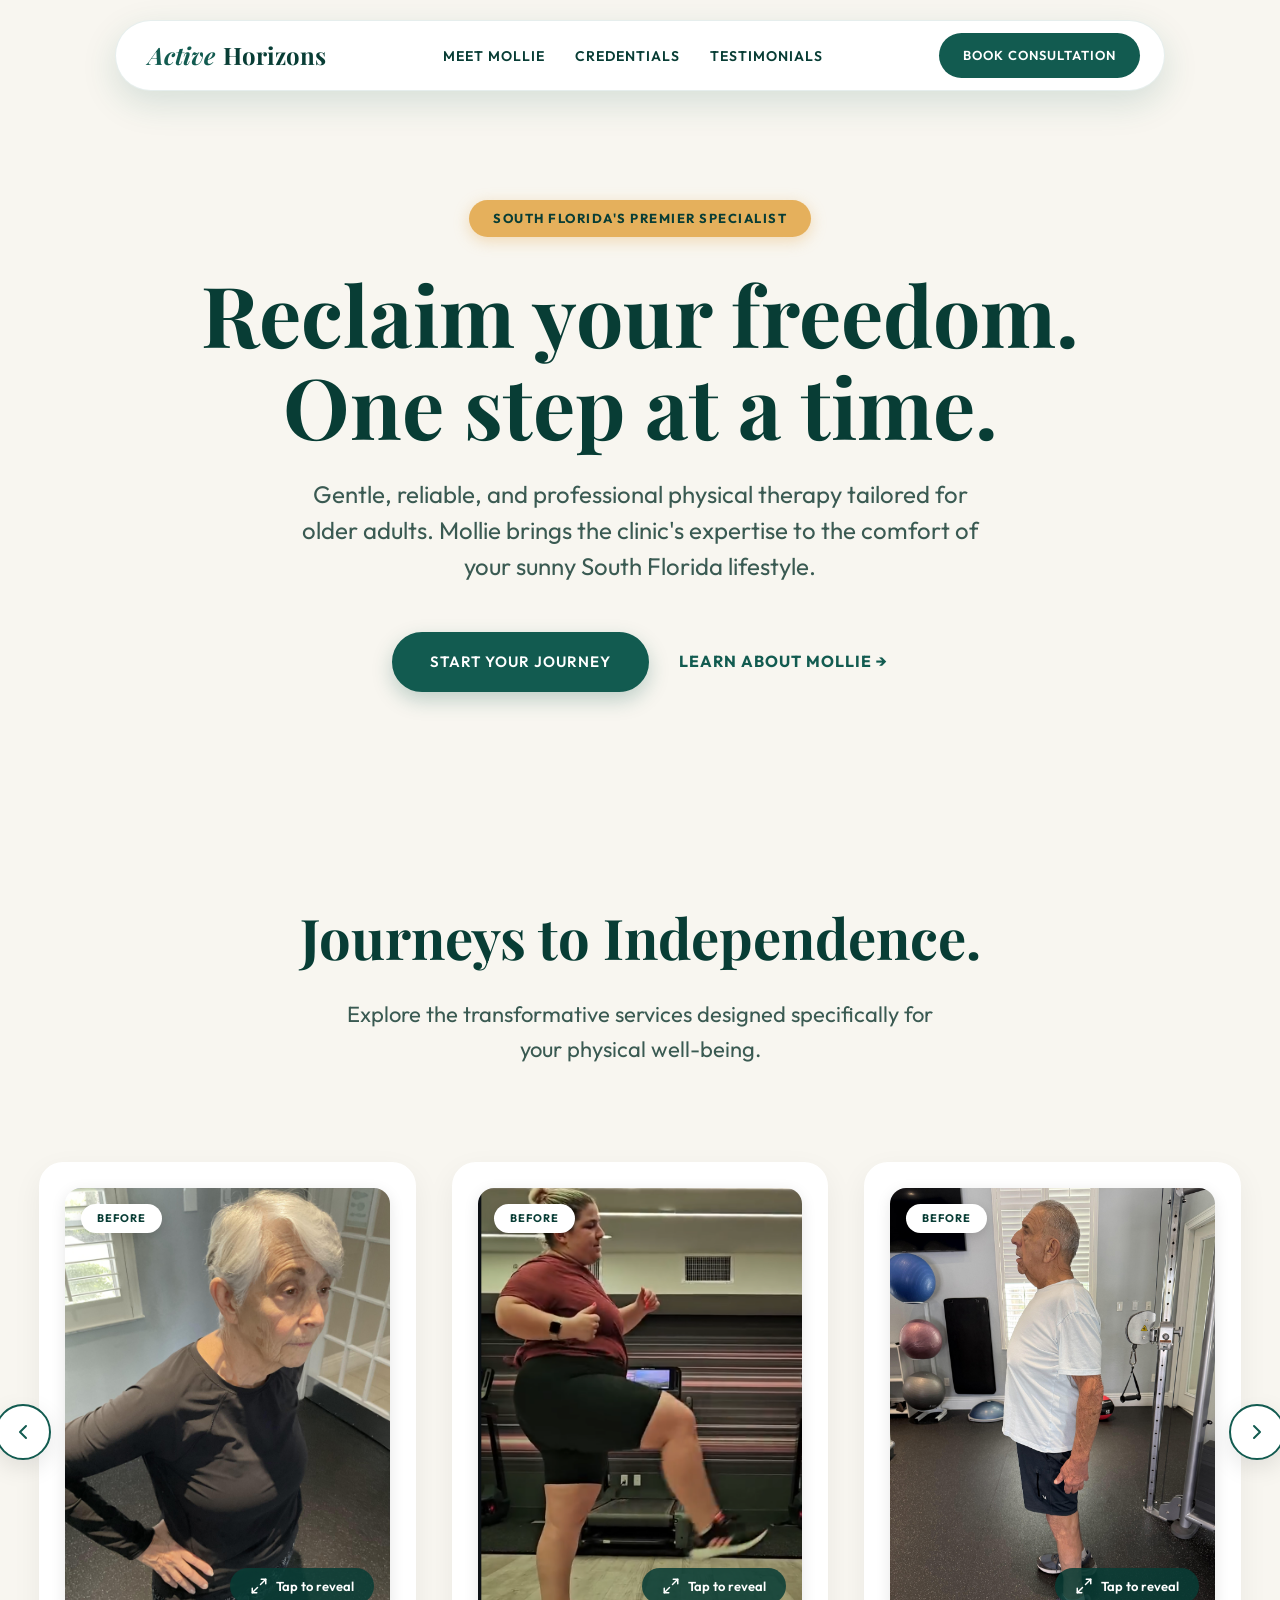
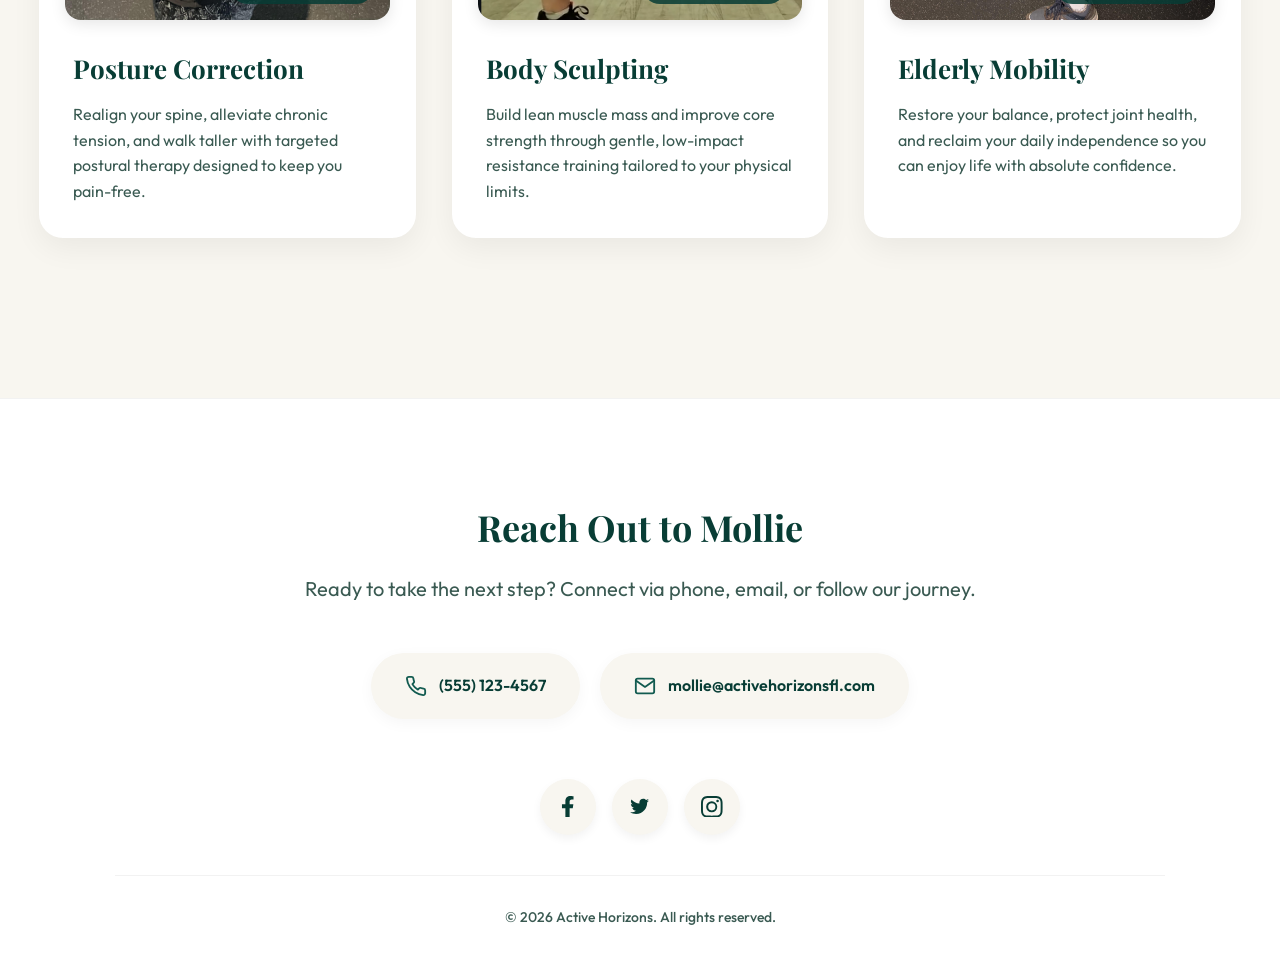
<file: index.html>
<!DOCTYPE html>
<html lang="en">
<head>
    <meta charset="UTF-8">
    <meta name="viewport" content="width=device-width, initial-scale=1.0, minimum-scale=1.0">
    <title>Active Horizons | Mobility & Rehab with Mollie</title>
    
    <!-- NEW FONTS: Playfair Display (Elegant Serif) & Outfit (Crisp Sans-Serif) -->
    <link rel="preconnect" href="https://fonts.googleapis.com">
    <link rel="preconnect" href="https://fonts.gstatic.com" crossorigin>
    <link href="https://fonts.googleapis.com/css2?family=Outfit:wght@400;500;600;700&family=Playfair+Display:ital,wght@0,600;0,700;1,600&display=swap" rel="stylesheet">
    
    <style>
        /* =========================================
           TROPICAL HIGH-CONTRAST VARIABLES
           ========================================= */
        :root {
            --bg-color: #f8f6f0;       /* Warm Sand */
            --surface-color: #ffffff;  /* Pure White */
            --deep-palm: #083d35;      /* Darkest Green for Text */
            --ocean-teal: #125b50;     /* Vibrant Brand Green */
            --ocean-hover: #0d453c;
            --sun-accent: #e5b05c;     /* Tropical Gold/Yellow for pops of color */
            
            --font-display: 'Playfair Display', serif;
            --font-body: 'Outfit', sans-serif;
        }

        /* =========================================
           RESET & BASE
           ========================================= */
        * { margin: 0; padding: 0; box-sizing: border-box; }
        body {
            background-color: var(--bg-color);
            color: var(--deep-palm);
            font-family: var(--font-body);
            font-size: 18px; line-height: 1.6; font-weight: 400;
            -webkit-font-smoothing: antialiased; -moz-osx-font-smoothing: grayscale;
            overflow-x: hidden;
            position: relative;
        }
        
        a { text-decoration: none; color: inherit; }
        a:focus-visible, button:focus-visible, .image-transition-box:focus-visible {
            outline: 3px solid var(--sun-accent); outline-offset: 4px;
        }
        .container { width: 87.5%; max-width: 1050px; margin: 0 auto; }

        /* =========================================
           HIGH-POP NAVIGATION BAR
           ========================================= */
        .nav-container {
            position: fixed; top: 20px; left: 0; width: 100%;
            display: flex; justify-content: center; z-index: 1000; padding: 0 20px;
        }
        .nav-pill {
            width: 100%; max-width: 1050px;
            background: var(--surface-color);
            /* Strong shadow to make it pop off the page */
            box-shadow: 0 12px 35px rgba(18, 91, 80, 0.15);
            border-radius: 980px;
            padding: 12px 24px 12px 32px;
            display: flex; justify-content: space-between; align-items: center;
            border: 1px solid rgba(18, 91, 80, 0.1);
        }
        
        .logo { 
            font-family: var(--font-display); font-size: 24px; font-weight: 700; 
            color: var(--deep-palm); display: flex; align-items: center; gap: 8px;
        }
        /* Making the first word pop with the sun accent color */
        .logo span { color: var(--ocean-teal); font-style: italic; }
        
        .nav-links { list-style: none; display: flex; gap: 30px; align-items: center; }
        .nav-links a { 
            font-family: var(--font-body); font-size: 14px; font-weight: 600; 
            color: var(--deep-palm); text-transform: uppercase; letter-spacing: 1px;
            position: relative; padding: 5px 0; transition: color 0.3s ease;
        }
        
        /* Gold underline hover effect for links */
        .nav-links a::after {
            content: ''; position: absolute; width: 0; height: 3px;
            bottom: -2px; left: 0; background-color: var(--sun-accent);
            transition: width 0.3s ease; border-radius: 2px;
        }
        .nav-links a:hover { color: var(--ocean-teal); }
        .nav-links a:hover::after { width: 100%; }

        /* Buttons & Mobile Menu */
        .mobile-only { display: none; }
        .mobile-toggle-checkbox { display: none; }
        .mobile-toggle-label { display: none; flex-direction: column; cursor: pointer; gap: 6px; padding: 10px 0; z-index: 1001; }
        .mobile-toggle-label span { display: block; width: 24px; height: 2px; background-color: var(--deep-palm); transition: 0.3s ease; }
        
        .btn-primary {
            display: inline-block; background-color: var(--ocean-teal); color: var(--surface-color) !important;
            border-radius: 980px; font-weight: 600; text-align: center; text-transform: uppercase; letter-spacing: 1px;
            transition: all 0.3s cubic-bezier(0.25, 0.8, 0.25, 1); border: 2px solid var(--ocean-teal);
            padding: 16px 36px; font-size: 15px; box-shadow: 0 8px 20px rgba(18, 91, 80, 0.25);
        }
        .btn-primary-small {
            display: inline-block; background-color: var(--ocean-teal); color: var(--surface-color) !important;
            border-radius: 980px; font-weight: 600; text-align: center; text-transform: uppercase; letter-spacing: 1px;
            padding: 12px 24px; font-size: 13px; transition: all 0.3s ease;
        }
        
        .btn-primary:hover, .btn-primary-small:hover { 
            background-color: var(--deep-palm); border-color: var(--deep-palm); 
            transform: translateY(-2px); box-shadow: 0 12px 25px rgba(8, 61, 53, 0.3);
        }
        
        .btn-text { color: var(--ocean-teal); font-size: 16px; font-weight: 700; text-transform: uppercase; letter-spacing: 1px; transition: color 0.3s ease; }
        .btn-text:hover { color: var(--sun-accent); }

        /* =========================================
           HERO SECTION
           ========================================= */
        .hero { padding: 200px 0 100px; text-align: center; display: flex; flex-direction: column; align-items: center; position: relative;}
        
        .pill-badge {
            display: inline-block; color: var(--deep-palm); font-size: 13px; font-weight: 700; text-transform: uppercase;
            letter-spacing: 1.5px; padding: 8px 24px; border-radius: 980px; margin-bottom: 30px; 
            background: var(--sun-accent); box-shadow: 0 4px 15px rgba(229, 176, 92, 0.4);
        }
        
        .hero h1 { font-family: var(--font-display); font-size: clamp(52px, 8vw, 84px); line-height: 1.1; font-weight: 700; margin-bottom: 24px; color: var(--deep-palm); }
        .hero-subtext { font-size: clamp(20px, 3vw, 24px); line-height: 1.5; color: #3a5a52; max-width: 700px; margin: 0 auto 48px; }
        .hero-actions { display: flex; gap: 30px; align-items: center; justify-content: center; flex-wrap: wrap; }

        /* =========================================
           SUCCESS STORIES (CAROUSEL & SERVICES)
           ========================================= */
        .success-section { padding: 100px 0; position: relative; z-index: 5;}
        .section-header { text-align: center; margin-bottom: 70px; }
        .section-header h2 { font-family: var(--font-display); font-size: clamp(40px, 6vw, 56px); font-weight: 700; margin-bottom: 16px; color: var(--deep-palm); }
        .section-subtext { font-size: 22px; color: #3a5a52; max-width: 600px; margin: 0 auto; }

        .carousel-wrapper { position: relative; display: flex; align-items: center; max-width: 1250px; margin: 0 auto; }
        .carousel-track { display: flex; gap: 36px; overflow-x: auto; scroll-snap-type: x mandatory; scroll-behavior: smooth; padding: 24px 24px 60px; scrollbar-width: none; }
        .carousel-track::-webkit-scrollbar { display: none; }

        /* Crisp, High-Contrast Service Cards */
        .success-card {
            flex: 0 0 calc(100% - 24px); scroll-snap-align: center; 
            background: var(--surface-color); border-radius: 24px; padding: 24px;
            box-shadow: 0 10px 30px rgba(0,0,0,0.06); border: 2px solid transparent;
            transition: all 0.4s cubic-bezier(0.25, 0.8, 0.25, 1);
            display: flex; flex-direction: column; gap: 24px;
        }

        .success-card:hover {
            border-color: var(--ocean-teal);
            transform: translateY(-8px);
            box-shadow: 0 20px 40px rgba(18, 91, 80, 0.15);
        }

        @media (min-width: 768px) {
            .success-card { flex: 0 0 calc(33.333% - 24px); } /* Show 3 across on large screens */
        }

        .carousel-btn {
            background: var(--surface-color); color: var(--ocean-teal);
            border: 2px solid var(--ocean-teal); border-radius: 50%; width: 56px; height: 56px; display: flex; align-items: center; justify-content: center;
            cursor: pointer; position: absolute; top: 35%; z-index: 10; box-shadow: 0 8px 24px rgba(0,0,0,0.1); transition: all 0.3s ease;
        }
        .carousel-btn:hover { background: var(--ocean-teal); color: var(--surface-color); transform: scale(1.1); }
        .prev-btn { left: -20px; } .next-btn { right: -20px; }

        /* =========================================
           IMAGE TRANSITION
           ========================================= */
        .image-transition-box { position: relative; width: 100%; aspect-ratio: 3 / 4; border-radius: 16px; overflow: hidden; cursor: pointer; box-shadow: 0 4px 15px rgba(0,0,0,0.1);}
        .image-transition-box img { position: absolute; top: 0; left: 0; width: 100%; height: 100%; object-fit: cover; transition: opacity 0.6s cubic-bezier(0.25, 1, 0.5, 1), transform 0.6s cubic-bezier(0.25, 1, 0.5, 1); }
        .img-before { z-index: 1; opacity: 1; transform: scale(1); }
        .img-after { z-index: 2; opacity: 0; transform: scale(1.05); }
        .image-transition-box.show-after .img-after { opacity: 1; transform: scale(1); }
        .image-transition-box.show-after .img-before { opacity: 0; transform: scale(0.95); }

        .status-badge {
            position: absolute; top: 16px; left: 16px; padding: 6px 16px; border-radius: 980px; font-weight: 700; font-size: 11px; text-transform: uppercase;
            letter-spacing: 1px; transition: opacity 0.4s ease;
        }
        .badge-before { background: var(--surface-color); color: var(--deep-palm); z-index: 3; box-shadow: 0 4px 12px rgba(0,0,0,0.15); }
        .badge-after { background: var(--ocean-teal); color: var(--surface-color); z-index: 4; opacity: 0; box-shadow: 0 4px 12px rgba(18,91,80,0.3); }

        .interaction-hint {
            position: absolute; bottom: 16px; right: 16px; background: rgba(8, 61, 53, 0.85); color: #fff; padding: 8px 20px; border-radius: 980px;
            font-size: 13px; font-weight: 600; display: flex; align-items: center; gap: 8px; z-index: 5;
        }
        .image-transition-box.show-after .badge-before { opacity: 0; }
        .image-transition-box.show-after .badge-after { opacity: 1; }

        /* Typography for Service Blocks */
        .service-info { padding: 4px 8px 8px; text-align: left; }
        .service-title { font-family: var(--font-display); font-size: 26px; font-weight: 700; color: var(--deep-palm); margin-bottom: 12px; }
        .service-desc { font-size: 16px; line-height: 1.6; color: #3a5a52; font-weight: 400; }

        /* =========================================
           FOOTER
           ========================================= */
        .site-footer { background-color: var(--surface-color); border-top: 1px solid rgba(0,0,0,0.05); padding: 100px 20px 40px; text-align: center; }
        .footer-heading { font-family: var(--font-display); font-size: 36px; font-weight: 700; margin-bottom: 16px; color: var(--deep-palm);}
        .footer-subtext { font-size: 20px; color: #3a5a52; margin-bottom: 48px; }
        .contact-pills-wrapper { display: flex; flex-wrap: wrap; justify-content: center; gap: 20px; margin-bottom: 60px; }
        .contact-pill {
            display: flex; align-items: center; gap: 12px; background: var(--bg-color); color: var(--deep-palm);
            font-weight: 600; font-size: 16px; padding: 18px 32px; border-radius: 980px; box-shadow: 0 4px 15px rgba(0,0,0,0.04);
            border: 2px solid transparent; transition: all 0.3s cubic-bezier(0.25, 0.8, 0.25, 1);
        }
        .contact-icon { color: var(--ocean-teal); transition: color 0.3s ease; }
        .contact-pill:hover { border-color: var(--ocean-teal); color: var(--ocean-teal); transform: translateY(-4px); box-shadow: 0 12px 25px rgba(18, 91, 80, 0.15);}

        .wrapper { display: inline-flex; list-style: none; gap: 16px; margin-bottom: 40px; }
        .wrapper .icon {
            background: var(--bg-color); border-radius: 50%; width: 56px; height: 56px; display: flex; justify-content: center; align-items: center;
            border: 2px solid transparent; box-shadow: 0 4px 10px rgba(0,0,0,0.05); cursor: pointer; transition: all 0.3s ease; color: var(--deep-palm);
        }
        .wrapper .icon:hover { border-color: transparent; color: #fff; transform: translateY(-6px); box-shadow: 0 12px 20px rgba(0,0,0,0.15); }
        .wrapper .facebook:hover { background: #1877f2; }
        .wrapper .twitter:hover { background: #1da1f2; }
        .wrapper .instagram:hover { background: #e4405f; }
        .footer-bottom { border-top: 1px solid rgba(0,0,0,0.05); padding-top: 30px; font-size: 14px; color: #3a5a52; font-weight: 500;}

        /* Animations & Mobile */
        @keyframes fadeInUp { from { opacity: 0; transform: translateY(24px); } to { opacity: 1; transform: translateY(0); } }
        .animate-fade-in { animation: fadeInUp 1s cubic-bezier(0.25, 1, 0.5, 1) forwards; }
        .animate-slide-up { opacity: 0; animation: fadeInUp 1s cubic-bezier(0.25, 1, 0.5, 1) forwards; }
        .delay-1 { animation-delay: 0.1s; } .delay-2 { animation-delay: 0.2s; } .delay-3 { animation-delay: 0.3s; } .delay-4 { animation-delay: 0.4s; }

        @media (max-width: 850px) {
            .mobile-toggle-label { display: flex; }
            .desktop-only { display: none; }
            .mobile-only { display: block; margin-top: 20px; }
            .nav-pill { padding: 12px 20px; border-radius: 20px;} /* Less pill-like on mobile to fit menu */
            .nav-links {
                position: absolute; top: 75px; left: 0; width: 100%;
                background: var(--surface-color); border: 1px solid rgba(18,91,80,0.1); border-radius: 20px;
                flex-direction: column; gap: 10px; padding: 24px; box-shadow: 0 15px 40px rgba(0,0,0,0.15);
                opacity: 0; visibility: hidden; transform: translateY(-10px); transition: all 0.3s ease;
            }
            .nav-links a { display: block; width: 100%; text-align: center; padding: 15px; font-size: 16px;}
            .nav-links a::after { display: none; } /* Hide underline on mobile */
            .nav-links a:hover { background-color: var(--bg-color); border-radius: 8px;}
            .mobile-toggle-checkbox:checked ~ .nav-links { opacity: 1; visibility: visible; transform: translateY(0); }
            .mobile-toggle-checkbox:checked ~ .mobile-toggle-label span:nth-child(1) { transform: translateY(8px) rotate(45deg); }
            .mobile-toggle-checkbox:checked ~ .mobile-toggle-label span:nth-child(2) { opacity: 0; }
            .mobile-toggle-checkbox:checked ~ .mobile-toggle-label span:nth-child(3) { transform: translateY(-8px) rotate(-45deg); }
        }
        @media (max-width: 768px) {
            .hero { padding: 160px 20px 80px; }
            .contact-pills-wrapper { flex-direction: column; align-items: stretch; }
            .contact-pill { justify-content: center; }
            .carousel-btn { display: none; }
        }
    </style>
</head>
<body>

    <header class="nav-container animate-fade-in">
        <nav class="nav-pill">
            <a href="index.html" class="logo">
                <span>Active</span>Horizons
            </a>

            <input type="checkbox" id="mobile-toggle" class="mobile-toggle-checkbox" aria-label="Toggle Navigation">
            <label for="mobile-toggle" class="mobile-toggle-label">
                <span></span><span></span><span></span>
            </label>

            <ul class="nav-links">
                <li><a href="#about">Meet Mollie</a></li>
                <li><a href="credibility.html">Credentials</a></li>
                <li><a href="testimonials.html">Testimonials</a></li>
                <li class="mobile-only"><a href="#contact" class="btn-primary">Book Consultation</a></li>
            </ul>

            <div class="nav-cta desktop-only">
                <a href="#contact" class="btn-primary-small">Book Consultation</a>
            </div>
        </nav>
    </header>

    <main>
        <section class="hero">
            <div class="container hero-content">
                <span class="pill-badge animate-slide-up delay-1">South Florida's Premier Specialist</span>
                
                <h1 class="animate-slide-up delay-2">
                    Reclaim your freedom.<br>
                    One step at a time.
                </h1>
                
                <p class="hero-subtext animate-slide-up delay-3">
                    Gentle, reliable, and professional physical therapy tailored for older adults. Mollie brings the clinic's expertise to the comfort of your sunny South Florida lifestyle.
                </p>
                
                <div class="hero-actions animate-slide-up delay-4">
                    <a href="#contact" class="btn-primary">Start Your Journey</a>
                    <a href="#about" class="btn-text">Learn about Mollie &rarr;</a>
                </div>
            </div>
        </section>

        <section id="success" class="success-section">
            <div class="container">
                <div class="section-header">
                    <h2 class="animate-slide-up delay-1">Journeys to Independence.</h2>
                    <p class="section-subtext animate-slide-up delay-2">
                        Explore the transformative services designed specifically for your physical well-being.
                    </p>
                </div>
            </div>

            <div class="carousel-wrapper animate-slide-up delay-3">
                <button class="carousel-btn prev-btn" aria-label="Previous Story">
                    <svg width="24" height="24" viewBox="0 0 24 24" fill="none" stroke="currentColor" stroke-width="2" stroke-linecap="round" stroke-linejoin="round"><polyline points="15 18 9 12 15 6"></polyline></svg>
                </button>

                <div class="carousel-track">
                    
                    <!-- Service Card 1: Posture Correction -->
                    <div class="success-card">
                        <div class="image-transition-box" tabindex="0" aria-label="Interactive before and after photos">
                            <!-- Utilizing your exact image directories -->
                            <img src="images/posture_correction/judy_3.jpg" alt="Client before therapy" class="img-before">
                            <img src="images/posture_correction/judyn_2.jpg" alt="Client after therapy" class="img-after">
                            <div class="status-badge badge-before">Before</div>
                            <div class="status-badge badge-after">After Progress</div>
                            <div class="interaction-hint">
                                <svg width="18" height="18" viewBox="0 0 24 24" fill="none" stroke="currentColor" stroke-width="2" stroke-linecap="round" stroke-linejoin="round"><path d="M15 3h6v6"></path><path d="M9 21H3v-6"></path><path d="M21 3l-7 7"></path><path d="M3 21l7-7"></path></svg>
                                <span class="hint-text">Tap to reveal</span>
                            </div>
                        </div>
                        <div class="service-info">
                            <h3 class="service-title">Posture Correction</h3>
                            <p class="service-desc">Realign your spine, alleviate chronic tension, and walk taller with targeted postural therapy designed to keep you pain-free.</p>
                        </div>
                    </div>

                    <!-- Service Card 2: Body Sculpting -->
                    <div class="success-card">
                        <div class="image-transition-box" tabindex="0" aria-label="Interactive before and after photos">
                            <!-- Utilizing your exact image directories -->
                            <img src="images/body sculpting/jess.png" alt="Client before therapy" class="img-before">
                            <img src="images/body sculpting/jess_n.png" alt="Client after therapy" class="img-after">
                            <div class="status-badge badge-before">Before</div>
                            <div class="status-badge badge-after">After Progress</div>
                            <div class="interaction-hint">
                                <svg width="18" height="18" viewBox="0 0 24 24" fill="none" stroke="currentColor" stroke-width="2" stroke-linecap="round" stroke-linejoin="round"><path d="M15 3h6v6"></path><path d="M9 21H3v-6"></path><path d="M21 3l-7 7"></path><path d="M3 21l7-7"></path></svg>
                                <span class="hint-text">Tap to reveal</span>
                            </div>
                        </div>
                        <div class="service-info">
                            <h3 class="service-title">Body Sculpting</h3>
                            <p class="service-desc">Build lean muscle mass and improve core strength through gentle, low-impact resistance training tailored to your physical limits.</p>
                        </div>
                    </div>

                    <!-- Service Card 3: Elderly Mobility -->
                    <div class="success-card">
                        <div class="image-transition-box" tabindex="0" aria-label="Interactive before and after photos">
                            <img src="images/elder_mobility/robert.jpg" alt="Client before therapy" class="img-before">
                            <img src="images/elder_mobility/robertn_2.jpg" alt="Client after therapy" class="img-after">
                            <div class="status-badge badge-before">Before</div>
                            <div class="status-badge badge-after">After Progress</div>
                            <div class="interaction-hint">
                                <svg width="18" height="18" viewBox="0 0 24 24" fill="none" stroke="currentColor" stroke-width="2" stroke-linecap="round" stroke-linejoin="round"><path d="M15 3h6v6"></path><path d="M9 21H3v-6"></path><path d="M21 3l-7 7"></path><path d="M3 21l7-7"></path></svg>
                                <span class="hint-text">Tap to reveal</span>
                            </div>
                        </div>
                        <div class="service-info">
                            <h3 class="service-title">Elderly Mobility</h3>
                            <p class="service-desc">Restore your balance, protect joint health, and reclaim your daily independence so you can enjoy life with absolute confidence.</p>
                        </div>
                    </div>
                    
                </div>

                <button class="carousel-btn next-btn" aria-label="Next Story">
                    <svg width="24" height="24" viewBox="0 0 24 24" fill="none" stroke="currentColor" stroke-width="2" stroke-linecap="round" stroke-linejoin="round"><polyline points="9 18 15 12 9 6"></polyline></svg>
                </button>
            </div>
        </section>
    </main>

    <footer class="site-footer">
        <div class="container">
            <h2 class="footer-heading">Reach Out to Mollie</h2>
            <p class="footer-subtext">Ready to take the next step? Connect via phone, email, or follow our journey.</p>
            
            <div class="contact-pills-wrapper">
                <a href="tel:+15551234567" class="contact-pill" aria-label="Call Mollie">
                    <svg width="22" height="22" viewBox="0 0 24 24" fill="none" stroke="currentColor" stroke-width="2" stroke-linecap="round" stroke-linejoin="round" class="contact-icon">
                      <path d="M22 16.92v3a2 2 0 0 1-2.18 2 19.79 19.79 0 0 1-8.63-3.07 19.5 19.5 0 0 1-6-6 19.79 19.79 0 0 1-3.07-8.67A2 2 0 0 1 4.11 2h3a2 2 0 0 1 2 1.72 12.84 12.84 0 0 0 .7 2.81 2 2 0 0 1-.45 2.11L8.09 9.91a16 16 0 0 0 6 6l1.27-1.27a2 2 0 0 1 2.11-.45 12.84 12.84 0 0 0 2.81.7A2 2 0 0 1 22 16.92z"></path>
                    </svg>
                    <span>(555) 123-4567</span>
                </a>

                <a href="mailto:mollie@activehorizonsfl.com" class="contact-pill" aria-label="Email Mollie">
                    <svg width="22" height="22" viewBox="0 0 24 24" fill="none" stroke="currentColor" stroke-width="2" stroke-linecap="round" stroke-linejoin="round" class="contact-icon">
                        <path d="M4 4h16c1.1 0 2 .9 2 2v12c0 1.1-.9 2-2 2H4c-1.1 0-2-.9-2-2V6c0-1.1.9-2 2-2z"></path>
                        <polyline points="22,6 12,13 2,6"></polyline>
                    </svg>
                    <span>mollie@activehorizonsfl.com</span>
                </a>
            </div>

            <ul class="wrapper">
                <li class="icon facebook">
                    <svg viewBox="0 0 320 512" height="1.2em" fill="currentColor" xmlns="http://www.w3.org/2000/svg">
                        <path d="M279.14 288l14.22-92.66h-88.91v-60.13c0-25.35 12.42-50.06 52.24-50.06h40.42V6.26S260.43 0 225.36 0c-73.22 0-121.08 44.38-121.08 124.72v70.62H22.89V288h81.39v224h100.17V288z"></path>
                    </svg>
                </li>
                <li class="icon twitter">
                    <svg height="1.4em" fill="currentColor" viewBox="0 0 48 48" xmlns="http://www.w3.org/2000/svg">
                        <path d="M42,12.429c-1.323,0.586-2.746,0.977-4.247,1.162c1.526-0.906,2.7-2.351,3.251-4.058c-1.428,0.837-3.01,1.452-4.693,1.776C34.967,9.884,33.05,9,30.926,9c-4.08,0-7.387,3.278-7.387,7.32c0,0.572,0.067,1.129,0.193,1.67c-6.138-0.308-11.582-3.226-15.224-7.654c-0.64,1.082-1,2.349-1,3.686c0,2.541,1.301,4.778,3.285,6.096c-1.211-0.037-2.351-0.374-3.349-0.914c0,0.022,0,0.055,0,0.086c0,3.551,2.547,6.508,5.923,7.181c-0.617,0.169-1.269,0.263-1.941,0.263c-0.477,0-0.942-0.054-1.392-0.135c0.94,2.902,3.667,5.023,6.898,5.086c-2.528,1.96-5.712,3.134-9.174,3.134c-0.598,0-1.183-0.034-1.761-0.104C9.268,36.786,13.152,38,17.321,38c13.585,0,21.017-11.156,21.017-20.834c0-0.317-0.01-0.633-0.025-0.945C39.763,15.197,41.013,13.905,42,12.429"></path>
                    </svg>
                </li>
                <li class="icon instagram">
                    <svg xmlns="http://www.w3.org/2000/svg" height="1.2em" fill="currentColor" viewBox="0 0 16 16">
                        <path d="M8 0C5.829 0 5.556.01 4.703.048 3.85.088 3.269.222 2.76.42a3.917 3.917 0 0 0-1.417.923A3.927 3.927 0 0 0 .42 2.76C.222 3.268.087 3.85.048 4.7.01 5.555 0 5.827 0 8.001c0 2.172.01 2.444.048 3.297.04.852.174 1.433.372 1.942.205.526.478.972.923 1.417.444.445.89.719 1.416.923.51.198 1.09.333 1.942.372C5.555 15.99 5.827 16 8 16s2.444-.01 3.298-.048c.851-.04 1.434-.174 1.943-.372a3.916 3.916 0 0 0 1.416-.923c.445-.445.718-.891.923-1.417.197-.509.332-1.09.372-1.942C15.99 10.445 16 10.173 16 8s-.01-2.445-.048-3.299c-.04-.851-.175-1.433-.372-1.941a3.926 3.926 0 0 0-.923-1.417A3.911 3.911 0 0 0 13.24.42c-.51-.198-1.092-.333-1.943-.372C10.443.01 10.172 0 7.998 0h.003zm-.717 1.442h.718c2.136 0 2.389.007 3.232.046.78.035 1.204.166 1.486.275.373.145.64.319.92.599.28.28.453.546.598.92.11.281.24.705.275 1.485.039.843.047 1.096.047 3.231s-.008 2.389-.047 3.232c-.035.78-.166 1.203-.275 1.485a2.47 2.47 0 0 1-.599.919c-.28.28-.546.453-.92.598-.28.11-.704.24-1.485.276-.843.038-1.096.047-3.232.047s-2.39-.009-3.233-.047c-.78-.036-1.203-.166-1.485-.276a2.478 2.478 0 0 1-.92-.598 2.48 2.48 0 0 1-.6-.92c-.109-.281-.24-.705-.275-1.485-.038-.843-.046-1.096-.046-3.233 0-2.136.008-2.388.046-3.231.036-.78.166-1.204.276-1.486.145-.373.319-.64.599-.92.28-.28.546-.453.92-.598.282-.11.705-.24 1.485-.276.738-.034 1.024-.044 2.515-.045v.002zm4.988 1.328a.96.96 0 1 0 0 1.92.96.96 0 0 0 0-1.92zm-4.27 1.122a4.109 4.109 0 1 0 0 8.217 4.109 4.109 0 0 0 0-8.217zm0 1.441a2.667 2.667 0 1 1 0 5.334 2.667 2.667 0 0 1 0-5.334z"></path>
                    </svg>
                </li>
            </ul>

            <div class="footer-bottom">
                <p>&copy; 2026 Active Horizons. All rights reserved.</p>
            </div>
        </div>
    </footer>

    <script>
        document.addEventListener("DOMContentLoaded", () => {
            // Image Toggle Logic
            const transitionBoxes = document.querySelectorAll(".image-transition-box");
            transitionBoxes.forEach(box => {
                box.addEventListener("click", function() {
                    this.classList.toggle("show-after");
                    const hintText = this.querySelector(".hint-text");
                    hintText.textContent = this.classList.contains("show-after") ? "Tap to see Before" : "Tap to see After";
                });
            });

            // Horizontal Carousel Logic
            const track = document.querySelector('.carousel-track');
            const prevBtn = document.querySelector('.prev-btn');
            const nextBtn = document.querySelector('.next-btn');

            if(track && prevBtn && nextBtn) {
                prevBtn.addEventListener('click', () => {
                    const cardWidth = track.querySelector('.success-card').offsetWidth;
                    track.scrollBy({ left: -(cardWidth + 36), behavior: 'smooth' }); 
                });
                nextBtn.addEventListener('click', () => {
                    const cardWidth = track.querySelector('.success-card').offsetWidth;
                    track.scrollBy({ left: (cardWidth + 36), behavior: 'smooth' });
                });
            }
        });
    </script>
</body>
</html>
</file>
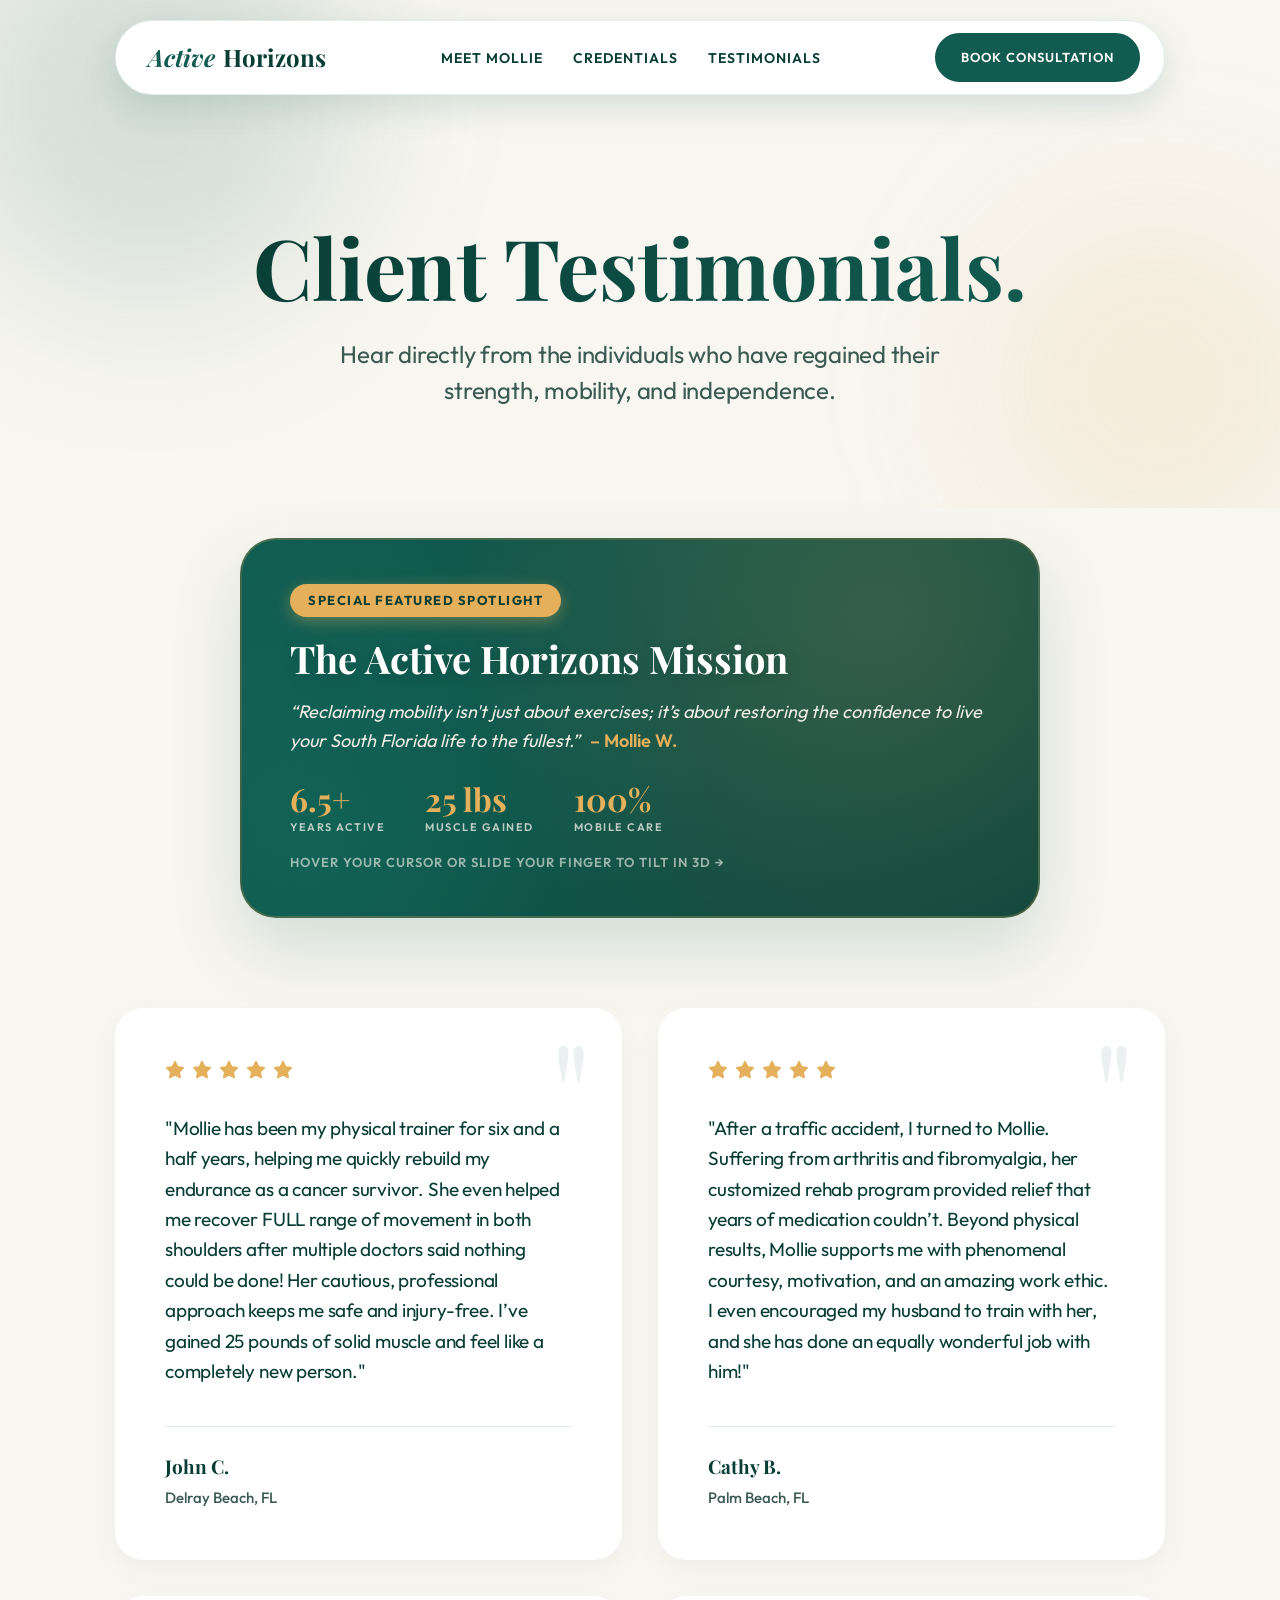
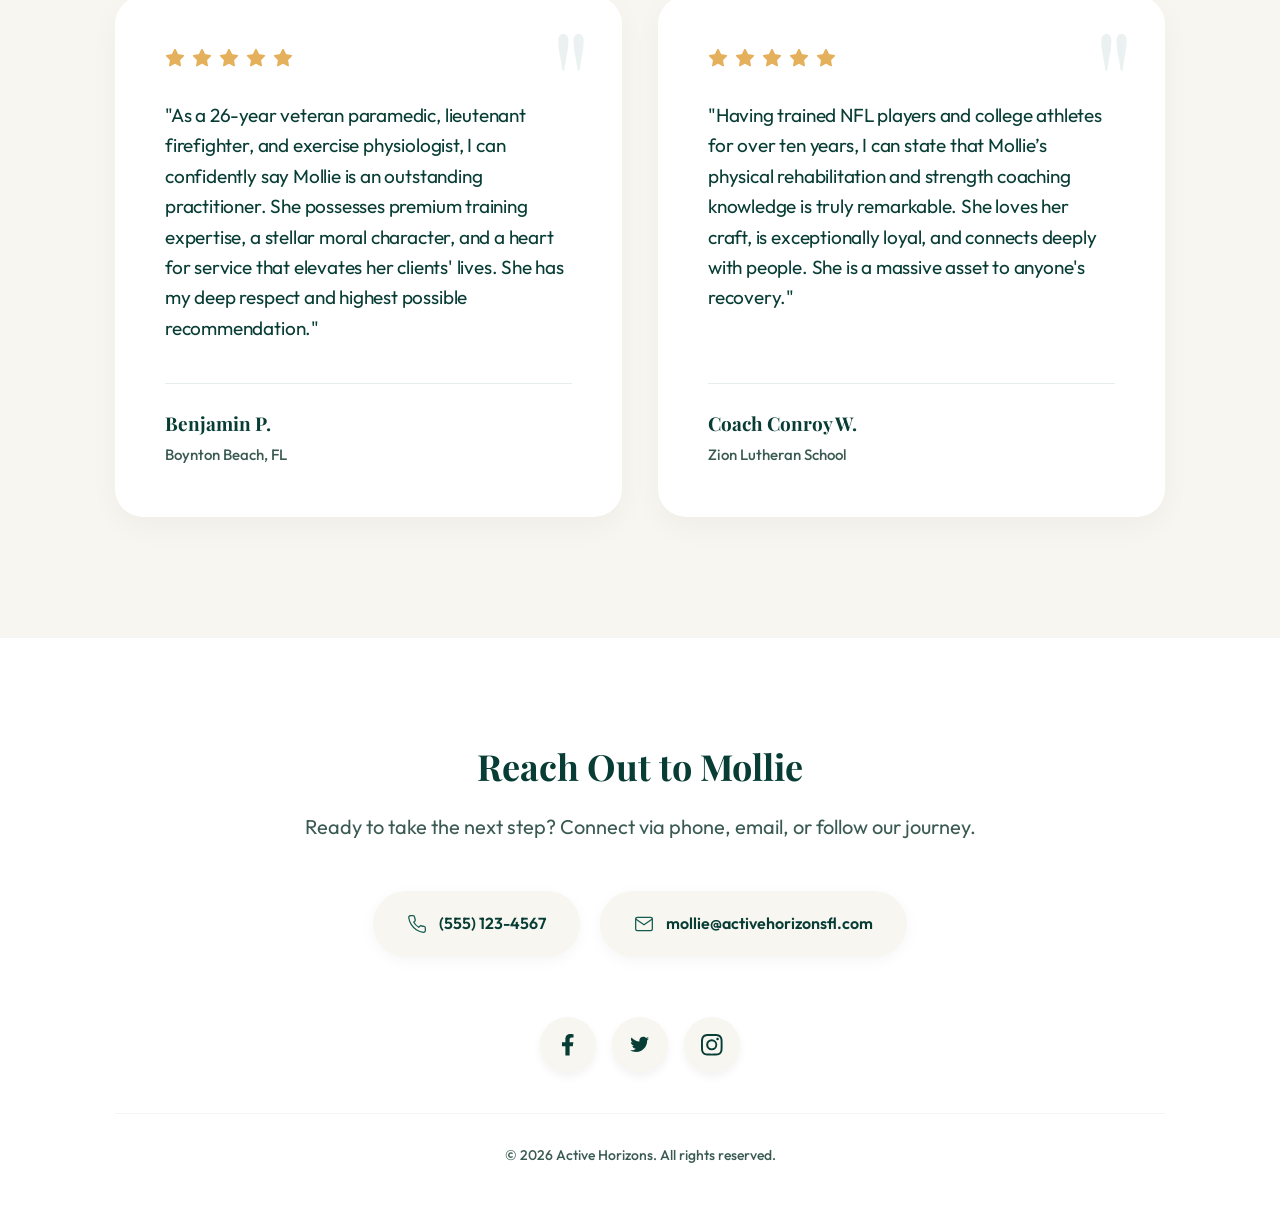
<file: testimonials.html>
<!DOCTYPE html>
<html lang="en">
<head>
    <meta charset="UTF-8">
    <meta name="viewport" content="width=device-width, initial-scale=1.0, minimum-scale=1.0">
    <title>Testimonials | Active Horizons</title>
    
    <!-- BRAND FONTS: Playfair Display (Elegant Serif) & Outfit (Crisp Sans-Serif) -->
    <link rel="preconnect" href="https://fonts.googleapis.com">
    <link rel="preconnect" href="https://fonts.gstatic.com" crossorigin>
    <link href="https://fonts.googleapis.com/css2?family=Outfit:wght@400;500;600;700&family=Playfair+Display:ital,wght@0,600;0,700;1,600&display=swap" rel="stylesheet">
    
    <style>
        /* =========================================
           TROPICAL HIGH-CONTRAST VARIABLES (MATCHING INDEX.HTML)
           ========================================= */
        :root {
            --bg-color: #f8f6f0;       /* Warm Sand */
            --surface-color: #ffffff;  /* Pure White */
            --text-primary: #083d35;   /* Deep Palm (Darkest Green for Text) */
            --text-secondary: #3a5a52; /* Ocean Sage for subordinate/secondary text */
            --brand-color: #125b50;    /* Ocean Teal (Vibrant Brand Green) */
            --brand-hover: #0d453c;    /* Ocean Hover */
            --sun-accent: #e5b05c;     /* Tropical Gold/Yellow highlight */
            --nav-bg: rgba(248, 246, 240, 0.85); /* Transparent Warm Sand */
            --nav-border: rgba(18, 91, 80, 0.1);
            --glass-blur: saturate(180%) blur(24px);
            --font-display: 'Playfair Display', serif;
            --font-body: 'Outfit', sans-serif;
            --font-main: 'Outfit', sans-serif;
        }

        /* =========================================
           RESET & BASE
           ========================================= */
        * { margin: 0; padding: 0; box-sizing: border-box; }
        body {
            background-color: var(--bg-color);
            color: var(--text-primary);
            font-family: var(--font-main);
            font-size: 18px; line-height: 1.6; font-weight: 400;
            -webkit-font-smoothing: antialiased; -moz-osx-font-smoothing: grayscale;
            overflow-x: hidden;
        }
        a { text-decoration: none; color: inherit; }
        a:focus-visible, button:focus-visible { outline: 3px solid var(--sun-accent); outline-offset: 2px; }
        .container { width: 87.5%; max-width: 1050px; margin: 0 auto; }

        /* =========================================
           HIGH-POP NAVIGATION BAR (MATCHING INDEX.HTML)
           ========================================= */
        .nav-container {
            position: fixed; top: 20px; left: 0; width: 100%;
            display: flex; justify-content: center; z-index: 1000; padding: 0 20px;
        }
        .nav-pill {
            width: 100%; max-width: 1050px;
            background: var(--surface-color);
            /* Strong shadow to make it pop off the page */
            box-shadow: 0 12px 35px rgba(18, 91, 80, 0.15);
            border-radius: 980px;
            padding: 12px 24px 12px 32px;
            display: flex; justify-content: space-between; align-items: center;
            border: 1px solid var(--nav-border);
        }
        
        .logo { 
            font-family: var(--font-display); font-size: 24px; font-weight: 700; 
            color: var(--text-primary); display: flex; align-items: center; gap: 8px;
            transition: opacity 0.3s ease;
        }
        .logo:hover { opacity: 0.7; }
        /* Making the first word pop with the brand color */
        .logo span { color: var(--brand-color); font-style: italic; }
        
        .nav-links { list-style: none; display: flex; gap: 30px; align-items: center; }
        .nav-links a { 
            font-family: var(--font-body); font-size: 14px; font-weight: 600; 
            color: var(--text-primary); text-transform: uppercase; letter-spacing: 1px;
            position: relative; padding: 5px 0; transition: color 0.3s ease;
        }
        
        /* Gold underline hover effect for links */
        .nav-links a::after {
            content: ''; position: absolute; width: 0; height: 3px;
            bottom: -2px; left: 0; background-color: var(--sun-accent);
            transition: width 0.3s ease; border-radius: 2px;
        }
        .nav-links a:hover { color: var(--brand-color); }
        .nav-links a:hover::after { width: 100%; }

        /* Buttons & Mobile Menu */
        .mobile-only { display: none; }
        .mobile-toggle-checkbox { display: none; }
        .mobile-toggle-label { display: none; flex-direction: column; cursor: pointer; gap: 6px; padding: 10px 0; z-index: 1001; }
        .mobile-toggle-label span { display: block; width: 24px; height: 2px; background-color: var(--text-primary); transition: 0.3s ease; }
        
        .btn-primary {
            display: inline-block; background-color: var(--brand-color); color: var(--surface-color) !important;
            border-radius: 980px; font-weight: 600; text-align: center; text-transform: uppercase; letter-spacing: 1px;
            transition: all 0.3s cubic-bezier(0.25, 0.8, 0.25, 1); border: 2px solid var(--brand-color);
            padding: 16px 36px; font-size: 15px; box-shadow: 0 8px 20px rgba(18, 91, 80, 0.25);
        }
        .btn-primary-small {
            display: inline-block; background-color: var(--brand-color); color: var(--surface-color) !important;
            border-radius: 980px; font-weight: 600; text-align: center; text-transform: uppercase; letter-spacing: 1px;
            padding: 12px 24px; font-size: 13px; transition: all 0.3s ease; border: 2px solid var(--brand-color);
        }
        .btn-primary:hover, .btn-primary-small:hover { 
            background-color: var(--text-primary); border-color: var(--text-primary); 
            transform: translateY(-2px); box-shadow: 0 12px 25px rgba(8, 61, 53, 0.3);
        }

        /* =========================================
           TESTIMONIALS PREMIUM HERO
           ========================================= */
        .testimonial-hero {
            position: relative;
            padding: 220px 0 100px;
            text-align: center;
            overflow: hidden;
        }
        
        /* Floating background orbs matching tropical theme */
        .hero-glow-teal { position: absolute; top: -100px; left: -50px; width: 400px; height: 400px; background: rgba(18, 91, 80, 0.15); filter: blur(80px); border-radius: 50%; z-index: -1; }
        .hero-glow-blue { position: absolute; bottom: -50px; right: -50px; width: 350px; height: 350px; background: rgba(229, 176, 92, 0.15); filter: blur(80px); border-radius: 50%; z-index: -1; }

        .testimonial-hero h1 {
            font-family: var(--font-display);
            font-size: clamp(52px, 8vw, 84px);
            font-weight: 700;
            line-height: 1.1;
            margin-bottom: 24px;
            /* Premium Tropical Gradient Text */
            background: linear-gradient(135deg, var(--text-primary) 0%, var(--brand-color) 100%);
            -webkit-background-clip: text;
            -webkit-text-fill-color: transparent;
            display: inline-block;
        }
        .hero-subtext {
            font-size: clamp(20px, 3vw, 24px); 
            color: var(--text-secondary); 
            max-width: 650px; 
            margin: 0 auto;
            letter-spacing: -0.01em;
            line-height: 1.5;
        }

        /* =========================================
           TESTIMONIALS GRID
           ========================================= */
        .testimonials-grid {
            display: grid; grid-template-columns: 1fr; gap: 28px; padding: 40px 0 120px;
        }
        @media (min-width: 768px) {
            .testimonials-grid { grid-template-columns: repeat(2, 1fr); gap: 36px; }
        }

        .testimonial-card {
            background-color: var(--surface-color); border-radius: 28px; padding: 48px;
            box-shadow: 0 10px 30px rgba(0,0,0,0.04); border: 2px solid transparent;
            transition: transform 0.4s ease, box-shadow 0.4s ease, border-color 0.4s ease;
            display: flex; flex-direction: column; height: 100%;
            position: relative; overflow: hidden;
        }
        
        /* Premium subtle quote watermark behind text */
        .testimonial-card::before {
            content: '"'; position: absolute; top: 10px; right: 28px; font-size: 140px;
            font-family: var(--font-display); color: var(--brand-color); opacity: 0.08; line-height: 1;
        }

        .testimonial-card:hover {
            transform: translateY(-8px);
            border-color: var(--brand-color);
            box-shadow: 0 20px 40px rgba(18, 91, 80, 0.12);
        }

        .testimonial-stars { color: var(--sun-accent); font-size: 19px; letter-spacing: 3px; margin-bottom: 24px; }
        .testimonial-quote {
            font-family: var(--font-body);
            font-size: 19px; line-height: 1.6; color: var(--text-primary);
            margin-bottom: 40px; flex-grow: 1; letter-spacing: -0.01em; font-weight: 400;
        }
        .testimonial-author { display: flex; flex-direction: column; border-top: 1px solid rgba(18, 91, 80, 0.1); padding-top: 24px; }
        .author-name { font-family: var(--font-display); font-weight: 700; font-size: 19px; color: var(--text-primary); }
        .author-detail { font-size: 15px; color: var(--text-secondary); margin-top: 4px; font-weight: 500; }

        /* =========================================
           FOOTER
           ========================================= */
        .site-footer { background-color: var(--surface-color); border-top: 1px solid rgba(18,91,80,0.05); padding: 100px 20px 40px; text-align: center; }
        .footer-heading { font-family: var(--font-display); font-size: 36px; font-weight: 700; margin-bottom: 16px; color: var(--text-primary); }
        .footer-subtext { font-size: 20px; color: var(--text-secondary); margin-bottom: 48px; }
        .contact-pills-wrapper { display: flex; flex-wrap: wrap; justify-content: center; gap: 20px; margin-bottom: 60px; }
        .contact-pill {
            display: flex; align-items: center; gap: 12px; background: var(--bg-color); color: var(--text-primary);
            font-weight: 600; font-size: 16px; padding: 18px 32px; border-radius: 980px; box-shadow: 0 4px 15px rgba(0,0,0,0.04);
            border: 2px solid transparent; transition: all 0.3s cubic-bezier(0.25, 0.8, 0.25, 1);
        }
        .contact-icon { color: var(--brand-color); transition: color 0.3s ease; }
        .contact-pill:hover { border-color: var(--brand-color); color: var(--brand-color); transform: translateY(-4px); box-shadow: 0 12px 25px rgba(18, 91, 80, 0.15);}

        .wrapper { display: inline-flex; list-style: none; gap: 16px; margin-bottom: 40px; }
        .wrapper .icon {
            background: var(--bg-color); border-radius: 50%; width: 56px; height: 56px; display: flex; justify-content: center; align-items: center;
            border: 2px solid transparent; box-shadow: 0 4px 10px rgba(0,0,0,0.05); cursor: pointer; transition: all 0.3s ease; color: var(--text-primary);
        }
        .wrapper .icon:hover { border-color: transparent; color: #fff; transform: translateY(-6px); box-shadow: 0 12px 20px rgba(0,0,0,0.15); }
        .wrapper .facebook:hover { background: #1877f2; }
        .wrapper .twitter:hover { background: #1da1f2; }
        .wrapper .instagram:hover { background: #e4405f; }
        .footer-bottom { border-top: 1px solid rgba(18,91,80,0.05); padding-top: 30px; font-size: 14px; color: var(--text-secondary); font-weight: 500;}

        /* =========================================
           INTERACTIVE 3D TILT SPOTLIGHT CARD
           ========================================= */
        .featured-spotlight-section {
            padding: 30px 0 50px;
            display: flex;
            justify-content: center;
            align-items: center;
        }

        .card-container-3d {
            position: relative;
            width: 100%;
            max-width: 800px;
            height: 380px;
            perspective: 2000px;
        }

        .canvas-3d {
            position: relative;
            width: 100%;
            height: 100%;
            border-radius: 36px;
            transition: transform 0.4s cubic-bezier(0.16, 1, 0.3, 1), box-shadow 0.4s ease;
            transform-style: preserve-3d;
            box-shadow: 0 30px 70px rgba(18, 91, 80, 0.16);
            background: linear-gradient(135deg, var(--brand-color) 0%, var(--brand-hover) 100%);
            border: 2px solid rgba(229, 176, 92, 0.25);
            display: grid;
            grid-template-columns: repeat(5, 1fr);
            grid-template-rows: repeat(5, 1fr);
            overflow: hidden;
        }

        /* Overlay high-fidelity tropical mesh gradient behind text */
        .canvas-3d::after {
            content: '';
            position: absolute;
            top: 0; left: 0; right: 0; bottom: 0;
            background: radial-gradient(circle at 80% 20%, rgba(229, 176, 92, 0.18) 0%, transparent 60%),
                        radial-gradient(circle at 10% 80%, rgba(24, 154, 134, 0.2) 0%, transparent 50%);
            pointer-events: none;
            z-index: 1;
        }

        /* Positioning the 25 invisible triggers in a 5x5 grid */
        .tracker {
            position: relative;
            width: 100%;
            height: 100%;
            z-index: 20; /* Sit above to catch mouse hovers */
            cursor: pointer;
        }

        .tr-1  { grid-area: 1 / 1; }
        .tr-2  { grid-area: 1 / 2; }
        .tr-3  { grid-area: 1 / 3; }
        .tr-4  { grid-area: 1 / 4; }
        .tr-5  { grid-area: 1 / 5; }
        .tr-6  { grid-area: 2 / 1; }
        .tr-7  { grid-area: 2 / 2; }
        .tr-8  { grid-area: 2 / 3; }
        .tr-9  { grid-area: 2 / 4; }
        .tr-10 { grid-area: 2 / 5; }
        .tr-11 { grid-area: 3 / 1; }
        .tr-12 { grid-area: 3 / 2; }
        .tr-13 { grid-area: 3 / 3; }
        .tr-14 { grid-area: 3 / 4; }
        .tr-15 { grid-area: 3 / 5; }
        .tr-16 { grid-area: 4 / 1; }
        .tr-17 { grid-area: 4 / 2; }
        .tr-18 { grid-area: 4 / 3; }
        .tr-19 { grid-area: 4 / 4; }
        .tr-20 { grid-area: 4 / 5; }
        .tr-21 { grid-area: 5 / 1; }
        .tr-22 { grid-area: 5 / 2; }
        .tr-23 { grid-area: 5 / 3; }
        .tr-24 { grid-area: 5 / 4; }
        .tr-25 { grid-area: 5 / 5; }

        /* Rotations triggered on the sibling canvas when hovering a cell */
        .canvas-3d:has(.tr-1:hover)  { transform: rotateX(12deg) rotateY(-18deg); }
        .canvas-3d:has(.tr-2:hover)  { transform: rotateX(12deg) rotateY(-9deg); }
        .canvas-3d:has(.tr-3:hover)  { transform: rotateX(12deg) rotateY(0deg); }
        .canvas-3d:has(.tr-4:hover)  { transform: rotateX(12deg) rotateY(9deg); }
        .canvas-3d:has(.tr-5:hover)  { transform: rotateX(12deg) rotateY(18deg); }

        .canvas-3d:has(.tr-6:hover)  { transform: rotateX(6deg) rotateY(-18deg); }
        .canvas-3d:has(.tr-7:hover)  { transform: rotateX(6deg) rotateY(-9deg); }
        .canvas-3d:has(.tr-8:hover)  { transform: rotateX(6deg) rotateY(0deg); }
        .canvas-3d:has(.tr-9:hover)  { transform: rotateX(6deg) rotateY(9deg); }
        .canvas-3d:has(.tr-10:hover) { transform: rotateX(6deg) rotateY(18deg); }

        .canvas-3d:has(.tr-11:hover) { transform: rotateX(0deg) rotateY(-18deg); }
        .canvas-3d:has(.tr-12:hover) { transform: rotateX(0deg) rotateY(-9deg); }
        .canvas-3d:has(.tr-13:hover) { transform: rotateX(0deg) rotateY(0deg); }
        .canvas-3d:has(.tr-14:hover) { transform: rotateX(0deg) rotateY(9deg); }
        .canvas-3d:has(.tr-15:hover) { transform: rotateX(0deg) rotateY(18deg); }

        .canvas-3d:has(.tr-16:hover) { transform: rotateX(-6deg) rotateY(-18deg); }
        .canvas-3d:has(.tr-17:hover) { transform: rotateX(-6deg) rotateY(-9deg); }
        .canvas-3d:has(.tr-18:hover) { transform: rotateX(-6deg) rotateY(0deg); }
        .canvas-3d:has(.tr-19:hover) { transform: rotateX(-6deg) rotateY(9deg); }
        .canvas-3d:has(.tr-20:hover) { transform: rotateX(-6deg) rotateY(18deg); }

        .canvas-3d:has(.tr-21:hover) { transform: rotateX(-12deg) rotateY(-18deg); }
        .canvas-3d:has(.tr-22:hover) { transform: rotateX(-12deg) rotateY(-9deg); }
        .canvas-3d:has(.tr-23:hover) { transform: rotateX(-12deg) rotateY(0deg); }
        .canvas-3d:has(.tr-24:hover) { transform: rotateX(-12deg) rotateY(9deg); }
        .canvas-3d:has(.tr-25:hover) { transform: rotateX(-12deg) rotateY(18deg); }

        /* Actual visual content overlaying on top */
        .card-content-3d {
            position: absolute;
            top: 0; left: 0;
            width: 100%; height: 100%;
            padding: 44px 48px;
            pointer-events: none; /* Let hovers pass through to trackers */
            display: flex;
            flex-direction: column;
            justify-content: space-between;
            color: var(--surface-color);
            transform-style: preserve-3d;
            z-index: 5;
        }

        .noselect {
            -webkit-touch-callout: none;
            -webkit-user-select: none;
            -moz-user-select: none;
            user-select: none;
        }

        /* 3D POP effect on card elements */
        .spotlight-badge {
            align-self: flex-start;
            background: var(--sun-accent);
            color: var(--text-primary);
            font-size: 13px;
            font-weight: 700;
            text-transform: uppercase;
            letter-spacing: 1.5px;
            padding: 6px 18px;
            border-radius: 980px;
            transform: translateZ(45px);
            box-shadow: 0 4px 15px rgba(229, 176, 92, 0.4);
        }

        .card-title-3d {
            font-family: var(--font-display);
            font-size: clamp(28px, 4.5vw, 38px);
            font-weight: 700;
            color: var(--surface-color);
            transform: translateZ(65px);
            margin-top: 15px;
            line-height: 1.25;
            text-shadow: 0 4px 12px rgba(8, 61, 53, 0.35);
        }

        .card-description-3d {
            font-family: var(--font-body);
            font-size: 18px;
            line-height: 1.6;
            color: #f0ede6;
            transform: translateZ(55px);
            margin-top: 12px;
            font-style: italic;
            font-weight: 400;
        }

        .card-description-3d .quote-author {
            color: var(--sun-accent);
            font-weight: 600;
            font-style: normal;
            display: inline-block;
            margin-left: 6px;
        }

        .card-stats-row-3d {
            display: flex;
            gap: 40px;
            margin-top: 24px;
            transform: translateZ(60px);
        }

        .stat-box-3d {
            display: flex;
            flex-direction: column;
        }

        .stat-number-3d {
            font-family: var(--font-display);
            font-size: 32px;
            font-weight: 700;
            color: var(--sun-accent);
            line-height: 1;
            margin-bottom: 4px;
        }

        .stat-label-3d {
            font-size: 11px;
            text-transform: uppercase;
            letter-spacing: 1.5px;
            color: rgba(248, 246, 240, 0.75);
            font-weight: 600;
        }

        .card-footer-3d {
            align-self: flex-start;
            transform: translateZ(35px);
            font-size: 13px;
            color: rgba(248, 246, 240, 0.6);
            letter-spacing: 1px;
            margin-top: 12px;
            text-transform: uppercase;
            font-weight: 600;
        }

        /* Mobile Adjustments */
        @media (max-width: 768px) {
            .card-container-3d {
                height: auto;
                min-height: 440px;
            }
            .canvas-3d {
                border-radius: 28px;
            }
            .card-stats-row-3d {
                flex-wrap: wrap;
                gap: 20px;
                margin-top: 16px;
            }
            .card-content-3d {
                padding: 30px;
            }
            .card-title-3d {
                font-size: 26px;
            }
            .card-description-3d {
                font-size: 16px;
            }
        }

        /* Animations & Mobile */
        @keyframes fadeInUp { from { opacity: 0; transform: translateY(24px); } to { opacity: 1; transform: translateY(0); } }
        .animate-fade-in { animation: fadeInUp 1s cubic-bezier(0.25, 1, 0.5, 1) forwards; }
        .animate-slide-up { opacity: 0; animation: fadeInUp 1s cubic-bezier(0.25, 1, 0.5, 1) forwards; }
        .delay-1 { animation-delay: 0.1s; } .delay-2 { animation-delay: 0.2s; } .delay-3 { animation-delay: 0.3s; } .delay-4 { animation-delay: 0.4s; }

        @media (max-width: 850px) {
            .mobile-toggle-label { display: flex; }
            .desktop-only { display: none; }
            .mobile-only { display: block; margin-top: 20px; }
            .nav-pill { padding: 12px 20px; border-radius: 20px;} /* Less pill-like on mobile to fit menu */
            .nav-links {
                position: absolute; top: 75px; left: 0; width: 100%;
                background: var(--surface-color); border: 1px solid var(--nav-border); border-radius: 20px;
                flex-direction: column; gap: 10px; padding: 24px; box-shadow: 0 15px 40px rgba(0,0,0,0.15);
                opacity: 0; visibility: hidden; transform: translateY(-10px); transition: all 0.3s ease;
            }
            .nav-links a { display: block; width: 100%; text-align: center; padding: 15px; font-size: 16px;}
            .nav-links a::after { display: none; } /* Hide underline on mobile */
            .nav-links a:hover { background-color: var(--bg-color); border-radius: 8px;}
            .mobile-toggle-checkbox:checked ~ .nav-links { opacity: 1; visibility: visible; transform: translateY(0); }
            .mobile-toggle-checkbox:checked ~ .mobile-toggle-label span:nth-child(1) { transform: translateY(8px) rotate(45deg); }
            .mobile-toggle-checkbox:checked ~ .mobile-toggle-label span:nth-child(2) { opacity: 0; }
            .mobile-toggle-checkbox:checked ~ .mobile-toggle-label span:nth-child(3) { transform: translateY(-8px) rotate(-45deg); }
        }
        @media (max-width: 768px) {
            .testimonial-hero { padding: 160px 20px 80px; }
            .contact-pills-wrapper { flex-direction: column; align-items: stretch; }
            .contact-pill { justify-content: center; }
        }
    </style>
</head>
<body>

    <header class="nav-container animate-fade-in">
        <nav class="nav-pill">
            <a href="index.html" class="logo">
                <span>Active</span>Horizons
            </a>

            <input type="checkbox" id="mobile-toggle" class="mobile-toggle-checkbox" aria-label="Toggle Navigation">
            <label for="mobile-toggle" class="mobile-toggle-label">
                <span></span><span></span><span></span>
            </label>

            <ul class="nav-links">
                <li><a href="index.html#about">Meet Mollie</a></li>
                <li><a href="credibility.html">Credentials</a></li>
                <li><a href="testimonials.html">Testimonials</a></li>
                <li class="mobile-only"><a href="index.html#contact" class="btn-primary">Book Consultation</a></li>
            </ul>

            <div class="nav-cta desktop-only">
                <a href="index.html#contact" class="btn-primary-small">Book Consultation</a>
            </div>
        </nav>
    </header>

    <main>
        <!-- SPICED UP PREMIUM HERO -->
        <section class="testimonial-hero">
            <!-- Ambient blurred orbs -->
            <div class="hero-glow-teal"></div>
            <div class="hero-glow-blue"></div>
            
            <div class="container">
                <h1 class="animate-slide-up">Client Testimonials.</h1>
                <p class="hero-subtext animate-slide-up delay-1">Hear directly from the individuals who have regained their strength, mobility, and independence.</p>
            </div>
        </section>

        <!-- PORTED HIGH-CRAFT 25-TRACKER CSS-ONLY 3D TILT SPOTLIGHT CARD -->
        <div class="container">
            <section class="featured-spotlight-section animate-slide-up delay-1" style="animation-delay: 0.15s;">
                <div class="card-container-3d noselect" aria-label="Interactive 3D highlight card">
                    <div class="canvas-3d">
                        <!-- Grid of 25 trackers on top -->
                        <div class="tracker tr-1"></div>
                        <div class="tracker tr-2"></div>
                        <div class="tracker tr-3"></div>
                        <div class="tracker tr-4"></div>
                        <div class="tracker tr-5"></div>
                        <div class="tracker tr-6"></div>
                        <div class="tracker tr-7"></div>
                        <div class="tracker tr-8"></div>
                        <div class="tracker tr-9"></div>
                        <div class="tracker tr-10"></div>
                        <div class="tracker tr-11"></div>
                        <div class="tracker tr-12"></div>
                        <div class="tracker tr-13"></div>
                        <div class="tracker tr-14"></div>
                        <div class="tracker tr-15"></div>
                        <div class="tracker tr-16"></div>
                        <div class="tracker tr-17"></div>
                        <div class="tracker tr-18"></div>
                        <div class="tracker tr-19"></div>
                        <div class="tracker tr-20"></div>
                        <div class="tracker tr-21"></div>
                        <div class="tracker tr-22"></div>
                        <div class="tracker tr-23"></div>
                        <div class="tracker tr-24"></div>
                        <div class="tracker tr-25"></div>
                        
                        <!-- Premium content visible visually inside -->
                        <div class="card-content-3d">
                            <span class="spotlight-badge">Special Featured Spotlight</span>
                            <h2 class="card-title-3d">The Active Horizons Mission</h2>
                            <p class="card-description-3d">
                                “Reclaiming mobility isn't just about exercises; it’s about restoring the confidence to live your South Florida life to the fullest.”
                                <span class="quote-author">– Mollie W.</span>
                            </p>
                            <div class="card-stats-row-3d">
                                <div class="stat-box-3d">
                                    <span class="stat-number-3d">6.5+</span>
                                    <span class="stat-label-3d">Years Active</span>
                                </div>
                                <div class="stat-box-3d">
                                    <span class="stat-number-3d">25 lbs</span>
                                    <span class="stat-label-3d">Muscle Gained</span>
                                </div>
                                <div class="stat-box-3d">
                                    <span class="stat-number-3d">100%</span>
                                    <span class="stat-label-3d">Mobile Care</span>
                                </div>
                            </div>
                            <div class="card-footer-3d clickable">
                                <span>Hover your cursor or slide your finger to tilt in 3D &rarr;</span>
                            </div>
                        </div>
                    </div>
                </div>
            </section>
        </div>
        
        <div class="container">
            <div class="testimonials-grid">
                
                <!-- Testimonial 1 -->
                <div class="testimonial-card animate-slide-up delay-2">
                    <div class="testimonial-stars">
                        <svg width="20" height="20" viewBox="0 0 24 24" fill="currentColor" stroke="currentColor" stroke-width="2" stroke-linecap="round" stroke-linejoin="round"><polygon points="12 2 15.09 8.26 22 9.27 17 14.14 18.18 21.02 12 17.77 5.82 21.02 7 14.14 2 9.27 8.91 8.26 12 2"></polygon></svg>
                        <svg width="20" height="20" viewBox="0 0 24 24" fill="currentColor" stroke="currentColor" stroke-width="2" stroke-linecap="round" stroke-linejoin="round"><polygon points="12 2 15.09 8.26 22 9.27 17 14.14 18.18 21.02 12 17.77 5.82 21.02 7 14.14 2 9.27 8.91 8.26 12 2"></polygon></svg>
                        <svg width="20" height="20" viewBox="0 0 24 24" fill="currentColor" stroke="currentColor" stroke-width="2" stroke-linecap="round" stroke-linejoin="round"><polygon points="12 2 15.09 8.26 22 9.27 17 14.14 18.18 21.02 12 17.77 5.82 21.02 7 14.14 2 9.27 8.91 8.26 12 2"></polygon></svg>
                        <svg width="20" height="20" viewBox="0 0 24 24" fill="currentColor" stroke="currentColor" stroke-width="2" stroke-linecap="round" stroke-linejoin="round"><polygon points="12 2 15.09 8.26 22 9.27 17 14.14 18.18 21.02 12 17.77 5.82 21.02 7 14.14 2 9.27 8.91 8.26 12 2"></polygon></svg>
                        <svg width="20" height="20" viewBox="0 0 24 24" fill="currentColor" stroke="currentColor" stroke-width="2" stroke-linecap="round" stroke-linejoin="round"><polygon points="12 2 15.09 8.26 22 9.27 17 14.14 18.18 21.02 12 17.77 5.82 21.02 7 14.14 2 9.27 8.91 8.26 12 2"></polygon></svg>
                    </div>
                    <p class="testimonial-quote">"Mollie has been my physical trainer for six and a half years, helping me quickly rebuild my endurance as a cancer survivor. She even helped me recover FULL range of movement in both shoulders after multiple doctors said nothing could be done! Her cautious, professional approach keeps me safe and injury-free. I’ve gained 25 pounds of solid muscle and feel like a completely new person."</p>
                    <div class="testimonial-author">
                        <span class="author-name">John C.</span>
                        <span class="author-detail">Delray Beach, FL</span>
                    </div>
                </div>

                <!-- Testimonial 2 -->
                <div class="testimonial-card animate-slide-up delay-3">
                    <div class="testimonial-stars">
                        <svg width="20" height="20" viewBox="0 0 24 24" fill="currentColor" stroke="currentColor" stroke-width="2" stroke-linecap="round" stroke-linejoin="round"><polygon points="12 2 15.09 8.26 22 9.27 17 14.14 18.18 21.02 12 17.77 5.82 21.02 7 14.14 2 9.27 8.91 8.26 12 2"></polygon></svg>
                        <svg width="20" height="20" viewBox="0 0 24 24" fill="currentColor" stroke="currentColor" stroke-width="2" stroke-linecap="round" stroke-linejoin="round"><polygon points="12 2 15.09 8.26 22 9.27 17 14.14 18.18 21.02 12 17.77 5.82 21.02 7 14.14 2 9.27 8.91 8.26 12 2"></polygon></svg>
                        <svg width="20" height="20" viewBox="0 0 24 24" fill="currentColor" stroke="currentColor" stroke-width="2" stroke-linecap="round" stroke-linejoin="round"><polygon points="12 2 15.09 8.26 22 9.27 17 14.14 18.18 21.02 12 17.77 5.82 21.02 7 14.14 2 9.27 8.91 8.26 12 2"></polygon></svg>
                        <svg width="20" height="20" viewBox="0 0 24 24" fill="currentColor" stroke="currentColor" stroke-width="2" stroke-linecap="round" stroke-linejoin="round"><polygon points="12 2 15.09 8.26 22 9.27 17 14.14 18.18 21.02 12 17.77 5.82 21.02 7 14.14 2 9.27 8.91 8.26 12 2"></polygon></svg>
                        <svg width="20" height="20" viewBox="0 0 24 24" fill="currentColor" stroke="currentColor" stroke-width="2" stroke-linecap="round" stroke-linejoin="round"><polygon points="12 2 15.09 8.26 22 9.27 17 14.14 18.18 21.02 12 17.77 5.82 21.02 7 14.14 2 9.27 8.91 8.26 12 2"></polygon></svg>
                    </div>
                    <p class="testimonial-quote">"After a traffic accident, I turned to Mollie. Suffering from arthritis and fibromyalgia, her customized rehab program provided relief that years of medication couldn’t. Beyond physical results, Mollie supports me with phenomenal courtesy, motivation, and an amazing work ethic. I even encouraged my husband to train with her, and she has done an equally wonderful job with him!"</p>
                    <div class="testimonial-author">
                        <span class="author-name">Cathy B.</span>
                        <span class="author-detail">Palm Beach, FL</span>
                    </div>
                </div>

                <!-- Testimonial 3 -->
                <div class="testimonial-card animate-slide-up delay-4">
                    <div class="testimonial-stars">
                        <svg width="20" height="20" viewBox="0 0 24 24" fill="currentColor" stroke="currentColor" stroke-width="2" stroke-linecap="round" stroke-linejoin="round"><polygon points="12 2 15.09 8.26 22 9.27 17 14.14 18.18 21.02 12 17.77 5.82 21.02 7 14.14 2 9.27 8.91 8.26 12 2"></polygon></svg>
                        <svg width="20" height="20" viewBox="0 0 24 24" fill="currentColor" stroke="currentColor" stroke-width="2" stroke-linecap="round" stroke-linejoin="round"><polygon points="12 2 15.09 8.26 22 9.27 17 14.14 18.18 21.02 12 17.77 5.82 21.02 7 14.14 2 9.27 8.91 8.26 12 2"></polygon></svg>
                        <svg width="20" height="20" viewBox="0 0 24 24" fill="currentColor" stroke="currentColor" stroke-width="2" stroke-linecap="round" stroke-linejoin="round"><polygon points="12 2 15.09 8.26 22 9.27 17 14.14 18.18 21.02 12 17.77 5.82 21.02 7 14.14 2 9.27 8.91 8.26 12 2"></polygon></svg>
                        <svg width="20" height="20" viewBox="0 0 24 24" fill="currentColor" stroke="currentColor" stroke-width="2" stroke-linecap="round" stroke-linejoin="round"><polygon points="12 2 15.09 8.26 22 9.27 17 14.14 18.18 21.02 12 17.77 5.82 21.02 7 14.14 2 9.27 8.91 8.26 12 2"></polygon></svg>
                        <svg width="20" height="20" viewBox="0 0 24 24" fill="currentColor" stroke="currentColor" stroke-width="2" stroke-linecap="round" stroke-linejoin="round"><polygon points="12 2 15.09 8.26 22 9.27 17 14.14 18.18 21.02 12 17.77 5.82 21.02 7 14.14 2 9.27 8.91 8.26 12 2"></polygon></svg>
                    </div>
                    <p class="testimonial-quote">"As a 26-year veteran paramedic, lieutenant firefighter, and exercise physiologist, I can confidently say Mollie is an outstanding practitioner. She possesses premium training expertise, a stellar moral character, and a heart for service that elevates her clients' lives. She has my deep respect and highest possible recommendation."</p>
                    <div class="testimonial-author">
                        <span class="author-name">Benjamin P.</span>
                        <span class="author-detail">Boynton Beach, FL</span>
                    </div>
                </div>

                <!-- Testimonial 4 -->
                <div class="testimonial-card animate-slide-up delay-4">
                    <div class="testimonial-stars">
                        <svg width="20" height="20" viewBox="0 0 24 24" fill="currentColor" stroke="currentColor" stroke-width="2" stroke-linecap="round" stroke-linejoin="round"><polygon points="12 2 15.09 8.26 22 9.27 17 14.14 18.18 21.02 12 17.77 5.82 21.02 7 14.14 2 9.27 8.91 8.26 12 2"></polygon></svg>
                        <svg width="20" height="20" viewBox="0 0 24 24" fill="currentColor" stroke="currentColor" stroke-width="2" stroke-linecap="round" stroke-linejoin="round"><polygon points="12 2 15.09 8.26 22 9.27 17 14.14 18.18 21.02 12 17.77 5.82 21.02 7 14.14 2 9.27 8.91 8.26 12 2"></polygon></svg>
                        <svg width="20" height="20" viewBox="0 0 24 24" fill="currentColor" stroke="currentColor" stroke-width="2" stroke-linecap="round" stroke-linejoin="round"><polygon points="12 2 15.09 8.26 22 9.27 17 14.14 18.18 21.02 12 17.77 5.82 21.02 7 14.14 2 9.27 8.91 8.26 12 2"></polygon></svg>
                        <svg width="20" height="20" viewBox="0 0 24 24" fill="currentColor" stroke="currentColor" stroke-width="2" stroke-linecap="round" stroke-linejoin="round"><polygon points="12 2 15.09 8.26 22 9.27 17 14.14 18.18 21.02 12 17.77 5.82 21.02 7 14.14 2 9.27 8.91 8.26 12 2"></polygon></svg>
                        <svg width="20" height="20" viewBox="0 0 24 24" fill="currentColor" stroke="currentColor" stroke-width="2" stroke-linecap="round" stroke-linejoin="round"><polygon points="12 2 15.09 8.26 22 9.27 17 14.14 18.18 21.02 12 17.77 5.82 21.02 7 14.14 2 9.27 8.91 8.26 12 2"></polygon></svg>
                    </div>
                    <p class="testimonial-quote">"Having trained NFL players and college athletes for over ten years, I can state that Mollie’s physical rehabilitation and strength coaching knowledge is truly remarkable. She loves her craft, is exceptionally loyal, and connects deeply with people. She is a massive asset to anyone's recovery."</p>
                    <div class="testimonial-author">
                        <span class="author-name">Coach Conroy W.</span>
                        <span class="author-detail">Zion Lutheran School</span>
                    </div>
                </div>

            </div>
        </div>
    </main>

    <footer class="site-footer">
        <div class="container">
            <h2 class="footer-heading">Reach Out to Mollie</h2>
            <p class="footer-subtext">Ready to take the next step? Connect via phone, email, or follow our journey.</p>
            
            <div class="contact-pills-wrapper">
                <a href="tel:+15551234567" class="contact-pill" aria-label="Call Mollie">
                    <svg width="20" height="20" viewBox="0 0 24 24" fill="none" stroke="currentColor" stroke-width="1.5" stroke-linecap="round" stroke-linejoin="round" class="contact-icon">
                      <path d="M22 16.92v3a2 2 0 0 1-2.18 2 19.79 19.79 0 0 1-8.63-3.07 19.5 19.5 0 0 1-6-6 19.79 19.79 0 0 1-3.07-8.67A2 2 0 0 1 4.11 2h3a2 2 0 0 1 2 1.72 12.84 12.84 0 0 0 .7 2.81 2 2 0 0 1-.45 2.11L8.09 9.91a16 16 0 0 0 6 6l1.27-1.27a2 2 0 0 1 2.11-.45 12.84 12.84 0 0 0 2.81.7A2 2 0 0 1 22 16.92z"></path>
                    </svg>
                    <span>(555) 123-4567</span>
                </a>

                <a href="mailto:mollie@activehorizonsfl.com" class="contact-pill" aria-label="Email Mollie">
                    <svg width="20" height="20" viewBox="0 0 24 24" fill="none" stroke="currentColor" stroke-width="1.5" stroke-linecap="round" stroke-linejoin="round" class="contact-icon">
                        <path d="M4 4h16c1.1 0 2 .9 2 2v12c0 1.1-.9 2-2 2H4c-1.1 0-2-.9-2-2V6c0-1.1.9-2 2-2z"></path>
                        <polyline points="22,6 12,13 2,6"></polyline>
                    </svg>
                    <span>mollie@activehorizonsfl.com</span>
                </a>
            </div>

            <ul class="wrapper">
                <li class="icon facebook">
                    <svg viewBox="0 0 320 512" height="1.2em" fill="currentColor" xmlns="http://www.w3.org/2000/svg">
                        <path d="M279.14 288l14.22-92.66h-88.91v-60.13c0-25.35 12.42-50.06 52.24-50.06h40.42V6.26S260.43 0 225.36 0c-73.22 0-121.08 44.38-121.08 124.72v70.62H22.89V288h81.39v224h100.17V288z"></path>
                    </svg>
                </li>
                <li class="icon twitter">
                    <svg height="1.4em" fill="currentColor" viewBox="0 0 48 48" xmlns="http://www.w3.org/2000/svg">
                        <path d="M42,12.429c-1.323,0.586-2.746,0.977-4.247,1.162c1.526-0.906,2.7-2.351,3.251-4.058c-1.428,0.837-3.01,1.452-4.693,1.776C34.967,9.884,33.05,9,30.926,9c-4.08,0-7.387,3.278-7.387,7.32c0,0.572,0.067,1.129,0.193,1.67c-6.138-0.308-11.582-3.226-15.224-7.654c-0.64,1.082-1,2.349-1,3.686c0,2.541,1.301,4.778,3.285,6.096c-1.211-0.037-2.351-0.374-3.349-0.914c0,0.022,0,0.055,0,0.086c0,3.551,2.547,6.508,5.923,7.181c-0.617,0.169-1.269,0.263-1.941,0.263c-0.477,0-0.942-0.054-1.392-0.135c0.94,2.902,3.667,5.023,6.898,5.086c-2.528,1.96-5.712,3.134-9.174,3.134c-0.598,0-1.183-0.034-1.761-0.104C9.268,36.786,13.152,38,17.321,38c13.585,0,21.017-11.156,21.017-20.834c0-0.317-0.01-0.633-0.025-0.945C39.763,15.197,41.013,13.905,42,12.429"></path>
                    </svg>
                </li>
                <li class="icon instagram">
                    <svg xmlns="http://www.w3.org/2000/svg" height="1.2em" fill="currentColor" viewBox="0 0 16 16">
                        <path d="M8 0C5.829 0 5.556.01 4.703.048 3.85.088 3.269.222 2.76.42a3.917 3.917 0 0 0-1.417.923A3.927 3.927 0 0 0 .42 2.76C.222 3.268.087 3.85.048 4.7.01 5.555 0 5.827 0 8.001c0 2.172.01 2.444.048 3.297.04.852.174 1.433.372 1.942.205.526.478.972.923 1.417.444.445.89.719 1.416.923.51.198 1.09.333 1.942.372C5.555 15.99 5.827 16 8 16s2.444-.01 3.298-.048c.851-.04 1.434-.174 1.943-.372a3.916 3.916 0 0 0 1.416-.923c.445-.445.718-.891.923-1.417.197-.509.332-1.09.372-1.942C15.99 10.445 16 10.173 16 8s-.01-2.445-.048-3.299c-.04-.851-.175-1.433-.372-1.941a3.926 3.926 0 0 0-.923-1.417A3.911 3.911 0 0 0 13.24.42c-.51-.198-1.092-.333-1.943-.372C10.443.01 10.172 0 7.998 0h.003zm-.717 1.442h.718c2.136 0 2.389.007 3.232.046.78.035 1.204.166 1.486.275.373.145.64.319.92.599.28.28.453.546.598.92.11.281.24.705.275 1.485.039.843.047 1.096.047 3.231s-.008 2.389-.047 3.232c-.035.78-.166 1.203-.275 1.485a2.47 2.47 0 0 1-.599.919c-.28.28-.546.453-.92.598-.28.11-.704.24-1.485.276-.843.038-1.096.047-3.232.047s-2.39-.009-3.233-.047c-.78-.036-1.203-.166-1.485-.276a2.478 2.478 0 0 1-.92-.598 2.48 2.48 0 0 1-.6-.92c-.109-.281-.24-.705-.275-1.485-.038-.843-.046-1.096-.046-3.233 0-2.136.008-2.388.046-3.231.036-.78.166-1.204.276-1.486.145-.373.319-.64.599-.92.28-.28.546-.453.92-.598.282-.11.705-.24 1.485-.276.738-.034 1.024-.044 2.515-.045v.002zm4.988 1.328a.96.96 0 1 0 0 1.92.96.96 0 0 0 0-1.92zm-4.27 1.122a4.109 4.109 0 1 0 0 8.217 4.109 4.109 0 0 0 0-8.217zm0 1.441a2.667 2.667 0 1 1 0 5.334 2.667 2.667 0 0 1 0-5.334z"></path>
                    </svg>
                </li>
            </ul>

            <div class="footer-bottom">
                <p>&copy; 2026 Active Horizons. All rights reserved.</p>
            </div>
        </div>
    </footer>

</body>
</html>
</file>
